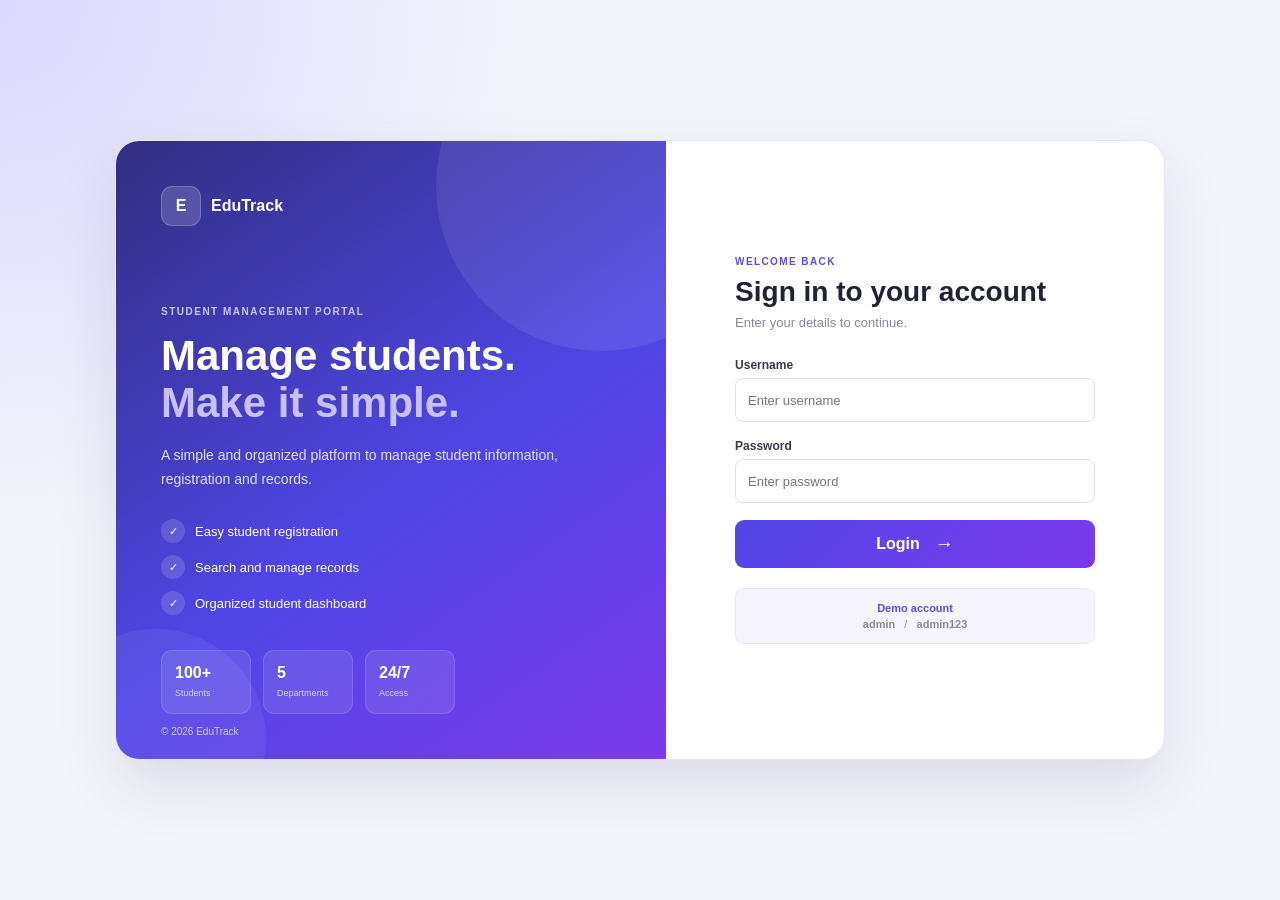
<file: index.html>
<!DOCTYPE html>
<html lang="en">

<head>

    <meta charset="UTF-8">

    <meta name="viewport"
          content="width=device-width, initial-scale=1.0">

    <title>EduTrack - Login</title>

    <link rel="stylesheet" href="css/style.css">

</head>


<body class="login-page">


    <div class="login-wrapper">


        <!-- LEFT INTERFACE -->

        <div class="login-intro">

            <div class="intro-top">

                <div class="intro-logo">
                    E
                </div>

                <span>EduTrack</span>

            </div>


            <div class="intro-content">

                <p class="intro-label">
                    STUDENT MANAGEMENT PORTAL
                </p>

                <h1>
                    Manage students.
                    <span>Make it simple.</span>
                </h1>

                <p class="intro-text">
                    A simple and organized platform to manage
                    student information, registration and records.
                </p>


                <div class="feature-list">

                    <div class="feature">
                        <span>✓</span>
                        <p>
                            Easy student registration
                        </p>
                    </div>

                    <div class="feature">
                        <span>✓</span>
                        <p>
                            Search and manage records
                        </p>
                    </div>

                    <div class="feature">
                        <span>✓</span>
                        <p>
                            Organized student dashboard
                        </p>
                    </div>

                </div>


                <div class="mini-stats">

                    <div>
                        <strong>100+</strong>
                        <span>Students</span>
                    </div>

                    <div>
                        <strong>5</strong>
                        <span>Departments</span>
                    </div>

                    <div>
                        <strong>24/7</strong>
                        <span>Access</span>
                    </div>

                </div>

            </div>


            <p class="copyright">
                © 2026 EduTrack
            </p>

        </div>


        <!-- LOGIN FORM -->

        <div class="login-form-area">

            <div class="login-form-box">


                <div class="mobile-logo">
                    <span>E</span>
                    <b>EduTrack</b>
                </div>


                <p class="login-label">
                    WELCOME BACK
                </p>

                <h2>
                    Sign in to your account
                </h2>

                <p class="login-description">
                    Enter your details to continue.
                </p>


                <form id="loginForm">


                    <div class="field">

                        <label for="username">
                            Username
                        </label>

                        <input
                            type="text"
                            id="username"
                            placeholder="Enter username"
                        >

                        <small id="usernameError"></small>

                    </div>


                    <div class="field">

                        <label for="password">
                            Password
                        </label>

                        <input
                            type="password"
                            id="password"
                            placeholder="Enter password"
                        >

                        <small id="passwordError"></small>

                    </div>


                    <button
                        type="submit"
                        class="login-btn"
                    >
                        Login
                        <span>→</span>
                    </button>

                </form>


                <div class="demo-login">

                    <span>Demo account</span>

                    <p>
                        <b>admin</b>
                        &nbsp; / &nbsp;
                        <b>admin123</b>
                    </p>

                </div>


            </div>

        </div>

    </div>


    <script src="js/app.js"></script>

</body>

</html>
</file>
<file: css/style.css>
* {
    margin: 0;
    padding: 0;
    box-sizing: border-box;
}

body {
    font-family: Arial, sans-serif;
    background: #f5f6fb;
    color: #202438;
}

a {
    text-decoration: none;
    color: inherit;
}

button,
input,
select {
    font: inherit;
}


/* ---------- COMMON ---------- */

.navbar {
    height: 72px;
    background: #fff;
    border-bottom: 1px solid #e8e9ef;
    padding: 0 7%;
    display: flex;
    align-items: center;
    justify-content: space-between;
    position: sticky;
    top: 0;
    z-index: 10;
}

.brand {
    display: flex;
    align-items: center;
    gap: 10px;
}

.brand-icon {
    width: 42px;
    height: 42px;
    display: grid;
    place-items: center;
    border-radius: 11px;
    background: #5b4ce2;
    color: #fff;
    font-weight: 700;
    font-size: 20px;
}

.brand strong {
    display: block;
    font-size: 17px;
}

.brand small {
    color: #8a8fa0;
    font-size: 10px;
}

.nav-links {
    display: flex;
    align-items: center;
    gap: 6px;
}

.nav-links a,
.nav-logout {
    border: 0;
    background: transparent;
    padding: 9px 13px;
    border-radius: 8px;
    color: #5f6576;
    font-size: 13px;
    cursor: pointer;
}

.nav-links a:hover,
.nav-links a.active {
    background: #efedff;
    color: #5546d8;
}

.nav-logout {
    color: #dc2626;
}

.container {
    max-width: 1100px;
    margin: 0 auto;
    padding: 35px 20px;
}

.page-title {
    display: flex;
    justify-content: space-between;
    align-items: center;
    gap: 20px;
    margin-bottom: 25px;
}

.page-title h1 {
    font-size: 28px;
    margin: 4px 0;
}

.page-title > div > p:last-child {
    color: #84899a;
    font-size: 13px;
}

.eyebrow {
    color: #5b4ce2;
    font-size: 10px;
    font-weight: 700;
    letter-spacing: 1.2px;
}


/* ---------- BUTTONS ---------- */

.btn {
    border: 0;
    border-radius: 8px;
    padding: 11px 18px;
    cursor: pointer;
    font-weight: 600;
    font-size: 13px;
}

.btn.primary {
    background: #5b4ce2;
    color: #fff;
}

.btn.primary:hover {
    background: #4c3dc6;
}

.btn.secondary {
    background: #fff;
    border: 1px solid #dddfe7;
    color: #555b6b;
}


/* ---------- LOGIN ---------- */

.login-page {
    min-height: 100vh;
    display: grid;
    place-items: center;
    padding: 20px;
    background: linear-gradient(135deg, #4f46e5, #7c3aed);
}

.login-card {
    width: 400px;
    max-width: 100%;
    background: #fff;
    padding: 38px;
    border-radius: 18px;
    box-shadow: 0 20px 45px #0003;
}

.login-card .brand-logo {
    width: 52px;
    height: 52px;
    margin-bottom: 18px;
    border-radius: 14px;
    background: #5b4ce2;
    color: #fff;
    display: grid;
    place-items: center;
    font-size: 22px;
    font-weight: 700;
}

.login-card h1 {
    font-size: 28px;
}

.login-subtitle {
    color: #7d8291;
    margin: 6px 0 25px;
    font-size: 13px;
}

.login-card .btn {
    width: 100%;
    margin-top: 5px;
}

.demo-box {
    background: #f5f3ff;
    border: 1px solid #e9e6ff;
    border-radius: 9px;
    padding: 13px;
    margin-top: 20px;
    font-size: 12px;
    color: #696e7d;
    line-height: 1.6;
}

.demo-box strong {
    color: #5546d8;
}

.field {
    margin-bottom: 17px;
}

.field label {
    display: block;
    margin-bottom: 6px;
    font-size: 12px;
    font-weight: 600;
    color: #363b4b;
}

.field input,
.field select {
    width: 100%;
    height: 44px;
    padding: 0 12px;
    border: 1px solid #dde0e8;
    border-radius: 8px;
    background: #fff;
    outline: none;
    font-size: 13px;
}

.field input:focus,
.field select:focus {
    border-color: #5b4ce2;
    box-shadow: 0 0 0 3px #5b4ce218;
}

.field small {
    display: block;
    color: #dc2626;
    font-size: 10px;
    margin-top: 4px;
}


/* ---------- FORM PAGE ---------- */

.form-page {
    min-height: calc(100vh - 72px);
    padding: 35px 20px;
    display: flex;
    justify-content: center;
}

.form-card {
    width: 100%;
    max-width: 820px;
    background: #fff;
    border: 1px solid #e4e5eb;
    border-radius: 18px;
    padding: 35px 40px;
    box-shadow: 0 8px 25px #0000000b;
    align-self: flex-start;
}

.form-header {
    display: flex;
    justify-content: space-between;
    align-items: flex-start;
    border-bottom: 1px solid #eee;
    padding-bottom: 22px;
    margin-bottom: 25px;
}

.form-header h1 {
    font-size: 24px;
    margin: 5px 0;
}

.form-header p:last-child {
    color: #85899a;
    font-size: 13px;
}

.form-number {
    width: 42px;
    height: 42px;
    display: grid;
    place-items: center;
    border-radius: 10px;
    background: #efedff;
    color: #5546d8;
    font-weight: 700;
}

.form-section-title {
    display: flex;
    align-items: center;
    gap: 10px;
    margin: 22px 0 16px;
}

.form-section-title > span {
    width: 30px;
    height: 30px;
    display: grid;
    place-items: center;
    border-radius: 8px;
    background: #efedff;
    color: #5546d8;
    font-size: 11px;
    font-weight: 700;
}

.form-section-title h3 {
    font-size: 15px;
}

.form-section-title p {
    color: #969aa8;
    font-size: 11px;
    margin-top: 2px;
}

.form-grid {
    display: grid;
    grid-template-columns: 1fr 1fr;
    gap: 18px 20px;
}

.field.full {
    grid-column: 1 / -1;
}

.gender-options {
    display: flex;
    gap: 10px;
}

.gender-options label {
    flex: 1;
    padding: 11px;
    border: 1px solid #dde0e8;
    border-radius: 8px;
    text-align: center;
    font-size: 12px;
    cursor: pointer;
}

.gender-options label:hover {
    border-color: #5b4ce2;
    background: #f8f7ff;
}

.gender-options input {
    accent-color: #5b4ce2;
    margin-right: 5px;
}

.form-actions {
    display: flex;
    justify-content: flex-end;
    gap: 10px;
    border-top: 1px solid #eee;
    padding-top: 22px;
    margin-top: 25px;
}


/* ---------- DASHBOARD ---------- */

.stats-grid {
    display: grid;
    grid-template-columns: repeat(4, 1fr);
    gap: 16px;
    margin-bottom: 20px;
}

.stat-card {
    background: #fff;
    border: 1px solid #e8e9ef;
    border-radius: 14px;
    padding: 20px;
    display: flex;
    align-items: center;
    gap: 13px;
}

.stat-icon {
    width: 44px;
    height: 44px;
    display: grid;
    place-items: center;
    border-radius: 10px;
    background: #efedff;
    font-size: 20px;
}

.stat-card span {
    color: #85899a;
    font-size: 11px;
}

.stat-card h2 {
    margin-top: 4px;
}

.quick-grid {
    display: grid;
    grid-template-columns: 1fr 1fr;
    gap: 16px;
    margin-bottom: 20px;
}

.quick-card {
    background: #fff;
    border: 1px solid #e8e9ef;
    border-radius: 14px;
    padding: 22px;
}

.quick-icon {
    font-size: 25px;
}

.quick-card h3 {
    margin: 10px 0 6px;
    font-size: 17px;
}

.quick-card p {
    color: #85899a;
    font-size: 13px;
    line-height: 1.5;
    margin-bottom: 12px;
}

.quick-card a,
.section-header a {
    color: #5546d8;
    font-weight: 600;
    font-size: 12px;
}

.card {
    background: #fff;
    border: 1px solid #e8e9ef;
    border-radius: 14px;
    padding: 22px;
}

.section-header,
.list-toolbar {
    display: flex;
    justify-content: space-between;
    align-items: center;
    gap: 15px;
    margin-bottom: 18px;
}

.section-header h2,
.list-toolbar h2 {
    font-size: 18px;
}

.section-header p,
.list-toolbar p {
    color: #85899a;
    font-size: 12px;
    margin-top: 3px;
}


/* ---------- STUDENT LIST ---------- */

.search-box {
    display: flex;
    align-items: center;
    gap: 7px;
    width: 280px;
    border: 1px solid #dde0e8;
    border-radius: 8px;
    padding: 0 10px;
    background: #fff;
}

.search-box input {
    width: 100%;
    height: 40px;
    border: 0;
    outline: 0;
    font-size: 12px;
}

.table-wrap {
    overflow-x: auto;
}

table {
    width: 100%;
    border-collapse: collapse;
    min-width: 760px;
}

th {
    background: #f7f7fa;
    color: #6f7484;
    text-align: left;
    padding: 12px;
    font-size: 11px;
}

td {
    padding: 12px;
    border-top: 1px solid #eee;
    font-size: 12px;
}

.action-btn {
    border: 0;
    border-radius: 6px;
    padding: 6px 9px;
    cursor: pointer;
    font-size: 11px;
}

.edit-btn {
    background: #eeecff;
    color: #5142ce;
    margin-right: 4px;
}

.delete-btn {
    background: #fee2e2;
    color: #b91c1c;
}

.empty-state {
    text-align: center;
    color: #9095a3;
    padding: 35px 10px;
    font-size: 13px;
}


/* ---------- RESPONSIVE ---------- */

@media (max-width: 850px) {

    .stats-grid {
        grid-template-columns: 1fr 1fr;
    }

    .navbar {
        padding: 0 20px;
    }

    .nav-links a {
        padding: 8px;
        font-size: 12px;
    }

    .form-card {
        padding: 28px 25px;
    }
}

@media (max-width: 650px) {

    .navbar {
        height: auto;
        padding: 14px;
        flex-direction: column;
        gap: 10px;
    }

    .nav-links {
        width: 100%;
        justify-content: center;
        flex-wrap: wrap;
    }

    .container,
    .form-page {
        padding: 20px 12px;
    }

    .page-title {
        flex-direction: column;
        align-items: flex-start;
    }

    .stats-grid,
    .quick-grid,
    .form-grid {
        grid-template-columns: 1fr;
    }

    .field.full {
        grid-column: auto;
    }

    .gender-options {
        flex-direction: column;
    }

    .form-actions {
        flex-direction: column;
    }

    .form-actions .btn {
        width: 100%;
    }

    .search-box {
        width: 100%;
    }

    .section-header,
    .list-toolbar {
        flex-direction: column;
        align-items: stretch;
    }
}

/* =====================================
   IMPRESSIVE LOGIN PAGE
===================================== */

.login-page {
    min-height: 100vh;
    margin: 0;
    padding: 25px;

    display: flex;
    align-items: center;
    justify-content: center;

    background:
        radial-gradient(circle at top left,
        #dcd7ff,
        transparent 35%),
        #f4f5fb;
}


.login-wrapper {
    width: 100%;
    max-width: 1050px;
    min-height: 620px;

    display: grid;
    grid-template-columns: 1.05fr .95fr;

    background: #fff;

    border: 1px solid #e5e6ef;

    border-radius: 24px;

    overflow: hidden;

    box-shadow:
        0 25px 60px rgba(45, 42, 90, .12);
}


/* LEFT */

.login-intro {
    position: relative;

    padding: 45px;

    color: #fff;

    overflow: hidden;

    background:
        linear-gradient(
            145deg,
            #312e81,
            #4f46e5 55%,
            #7c3aed
        );
}


.login-intro::before {
    content: "";

    position: absolute;

    width: 330px;
    height: 330px;

    border-radius: 50%;

    background: rgba(255,255,255,.08);

    top: -120px;
    right: -100px;
}


.login-intro::after {
    content: "";

    position: absolute;

    width: 220px;
    height: 220px;

    border-radius: 50%;

    background: rgba(255,255,255,.06);

    bottom: -90px;
    left: -70px;
}


.intro-top {
    position: relative;
    z-index: 2;

    display: flex;
    align-items: center;
    gap: 10px;

    font-weight: 700;
}


.intro-logo {
    width: 40px;
    height: 40px;

    border-radius: 11px;

    display: grid;
    place-items: center;

    background: rgba(255,255,255,.16);

    border: 1px solid rgba(255,255,255,.2);

    font-weight: 800;
}


.intro-content {
    position: relative;
    z-index: 2;

    margin-top: 80px;
}


.intro-label {
    font-size: 10px;
    font-weight: 700;

    letter-spacing: 1.5px;

    color: #c9c4ff;

    margin-bottom: 15px;
}


.intro-content h1 {
    font-size: 42px;

    line-height: 1.12;

    max-width: 440px;
}


.intro-content h1 span {
    display: block;

    color: #c7c1ff;
}


.intro-text {
    max-width: 420px;

    margin-top: 18px;

    color: #e2e0ff;

    font-size: 14px;

    line-height: 1.7;
}


.feature-list {
    margin-top: 28px;
}


.feature {
    display: flex;
    align-items: center;

    gap: 10px;

    margin: 12px 0;

    font-size: 13px;
}


.feature span {
    width: 24px;
    height: 24px;

    display: grid;
    place-items: center;

    border-radius: 50%;

    background: rgba(255,255,255,.14);

    font-size: 11px;
}


.mini-stats {
    display: flex;

    gap: 12px;

    margin-top: 35px;
}


.mini-stats div {
    min-width: 90px;

    padding: 13px;

    border-radius: 11px;

    background: rgba(255,255,255,.1);

    border: 1px solid rgba(255,255,255,.12);
}


.mini-stats strong {
    display: block;

    font-size: 16px;
}


.mini-stats span {
    color: #d8d5ff;

    font-size: 9px;
}


.copyright {
    position: absolute;

    bottom: 22px;

    font-size: 10px;

    color: #c9c5e8;
}


/* RIGHT */

.login-form-area {
    display: flex;

    align-items: center;
    justify-content: center;

    padding: 50px;
}


.login-form-box {
    width: 100%;
    max-width: 360px;
}


.mobile-logo {
    display: none;
}


.login-label {
    color: #5b4ce2;

    font-size: 10px;

    font-weight: 800;

    letter-spacing: 1.4px;
}


.login-form-box h2 {
    margin-top: 9px;

    font-size: 28px;

    color: #1f2435;
}


.login-description {
    color: #858a9a;

    font-size: 13px;

    margin: 7px 0 28px;
}


.login-btn {
    width: 100%;

    height: 48px;

    border: 0;

    border-radius: 9px;

    background:
        linear-gradient(
            135deg,
            #5146e5,
            #7c3aed
        );

    color: #fff;

    font-weight: 700;

    cursor: pointer;

    display: flex;
    align-items: center;
    justify-content: center;

    gap: 15px;

    transition: .2s;
}


.login-btn span {
    font-size: 19px;
}


.login-btn:hover {
    transform: translateY(-2px);

    box-shadow:
        0 10px 22px rgba(81,70,229,.25);
}


.demo-login {
    margin-top: 20px;

    padding: 13px;

    text-align: center;

    border-radius: 9px;

    background: #f6f5ff;

    border: 1px solid #e8e5ff;

    font-size: 11px;

    color: #858a98;
}


.demo-login span {
    display: block;

    color: #5b4ce2;

    font-weight: 700;

    margin-bottom: 4px;
}


/* MOBILE */

@media (max-width: 750px) {

    .login-page {
        padding: 15px;
    }

    .login-wrapper {
        grid-template-columns: 1fr;

        min-height: auto;
    }

    .login-intro {
        display: none;
    }

    .login-form-area {
        padding: 40px 25px;
    }

    .mobile-logo {
        display: flex;

        align-items: center;

        gap: 9px;

        margin-bottom: 30px;
    }

    .mobile-logo span {
        width: 38px;
        height: 38px;

        display: grid;
        place-items: center;

        border-radius: 10px;

        background: #5b4ce2;
        color: #fff;

        font-weight: 700;
    }

    .mobile-logo b {
        font-size: 17px;
    }
}
</file>
